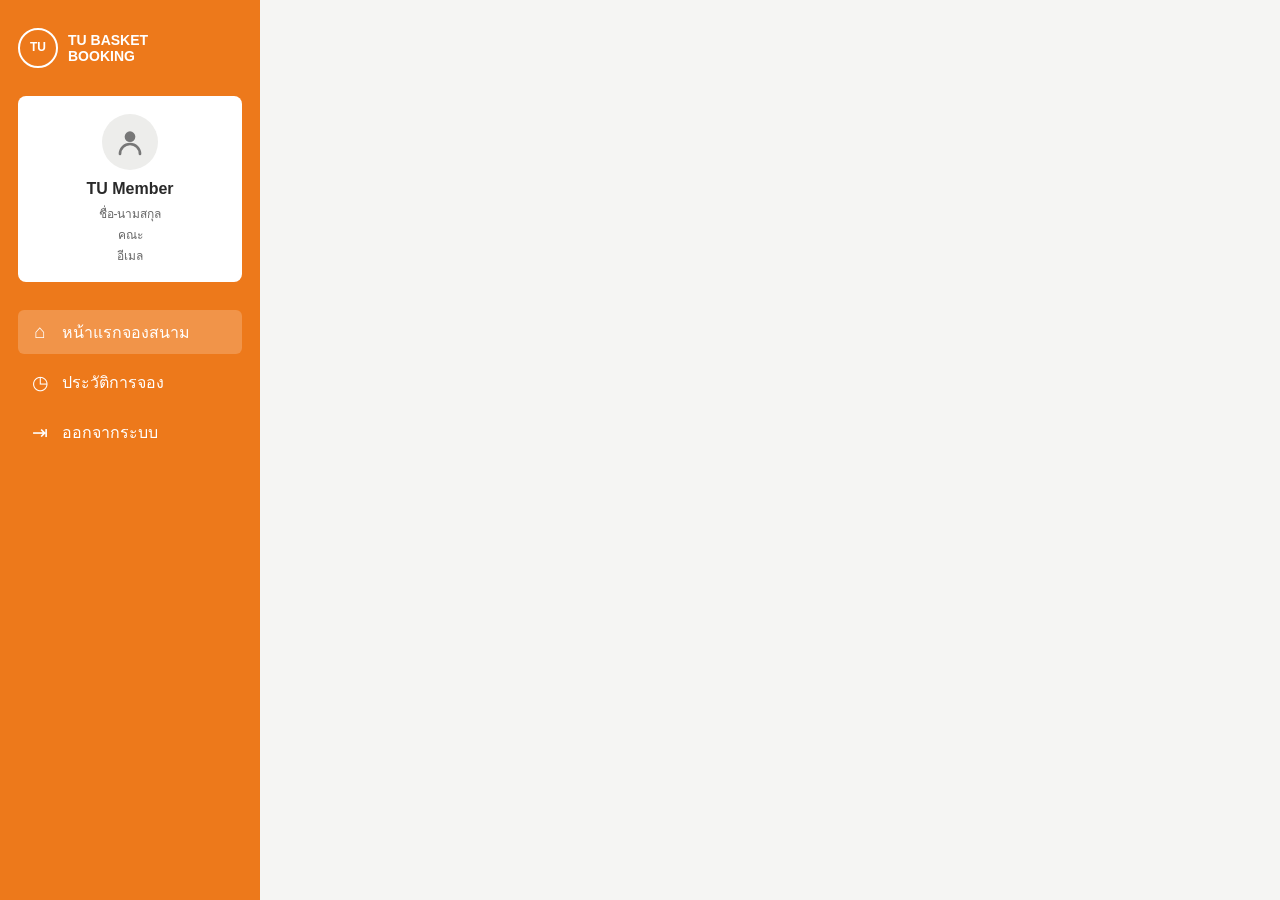
<file: index.html>
<!doctype html>
<html lang="th">

<head>
    <meta charset="utf-8">
    <meta name="viewport" content="width=device-width, initial-scale=1">
    <title>TU Basket Booking</title>
    <link rel="stylesheet" href="style.css">
</head>

<body>
    <div class="app-shell">
        <aside class="sidebar">
            <a class="sidebar-logo" href="#" aria-label="TU Basket Booking - หน้าแรก">
                <span class="sidebar-logo-mark" aria-hidden="true">TU</span>
                <span class="sidebar-logo-name">TU BASKET<br>BOOKING</span>
            </a>

            <section class="profile-card" aria-label="โปรไฟล์ผู้ใช้">
                <div class="profile-avatar" aria-hidden="true">
                    <svg viewBox="0 0 24 24" fill="none">
                        <path d="M12 12a4 4 0 1 0 0-8 4 4 0 0 0 0 8Z" fill="currentColor" />
                        <path d="M4.5 21a7.5 7.5 0 0 1 15 0" stroke="currentColor" stroke-width="2"
                            stroke-linecap="round" />
                    </svg>
                </div>
                <h2 class="profile-role">TU Member</h2>
                <p class="profile-detail" id="user-fullname">ชื่อ-นามสกุล</p>
                <p class="profile-detail" id="user-faculty">คณะ</p>
                <p class="profile-detail" id="user-email">อีเมล</p>
            </section>

            <nav class="sidebar-menu" aria-label="เมนูหลัก">
                <button class="menu-button is-active" type="button">
                    <span class="menu-icon" aria-hidden="true">⌂</span>
                    <span>หน้าแรกจองสนาม</span>
                </button>
                <button class="menu-button" type="button">
                    <span class="menu-icon" aria-hidden="true">◷</span>
                    <span>ประวัติการจอง</span>
                </button>
                <button class="menu-button" type="button">
                    <span class="menu-icon" aria-hidden="true">⇥</span>
                    <span>ออกจากระบบ</span>
                </button>
            </nav>
        </aside>
        <main class="main-content"></main>
    </div>
</body>

</html>
</file>
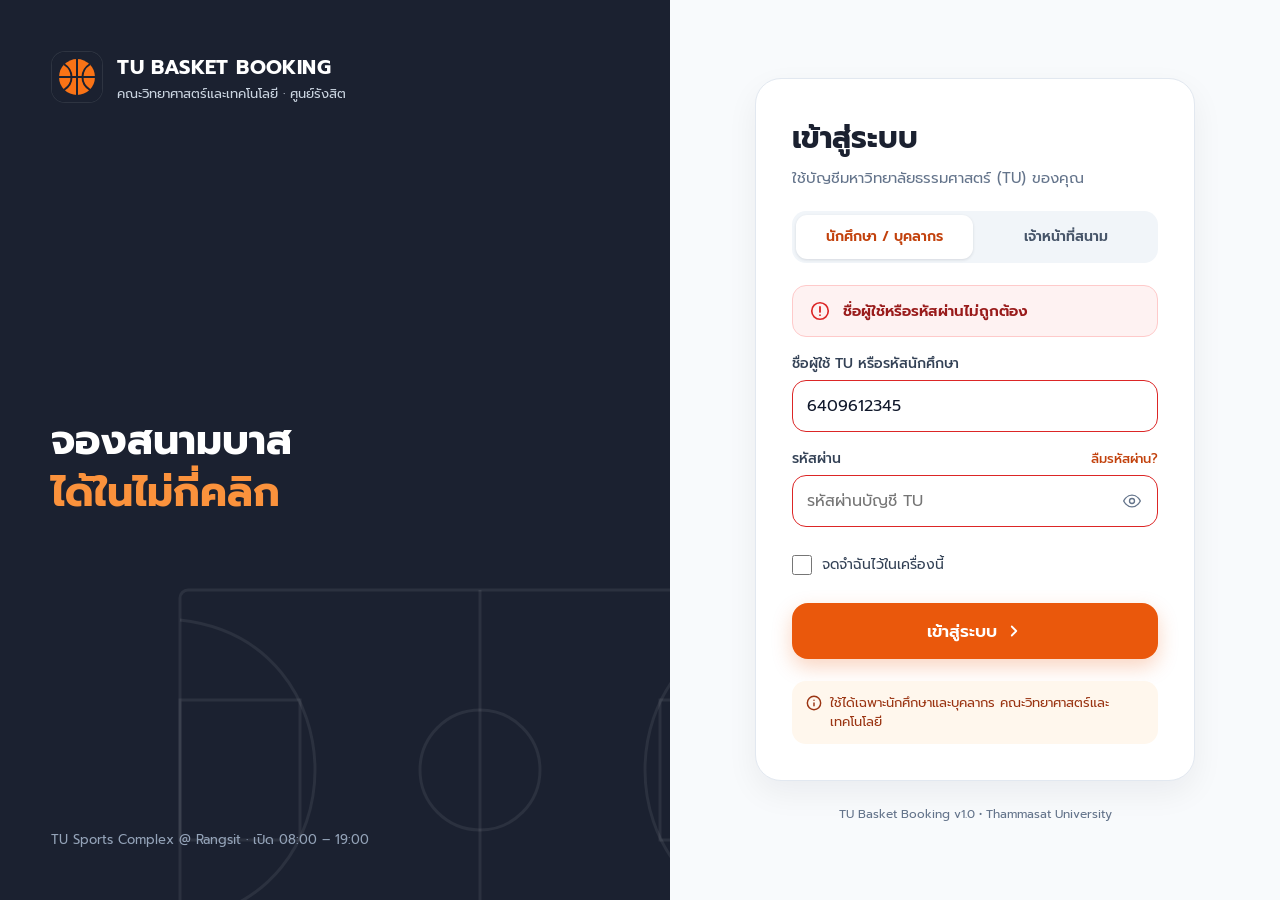
<file: html/login-error.html>
<!DOCTYPE html>
<html lang="th">
<head>
  <meta charset="UTF-8">
  <meta name="viewport" content="width=device-width, initial-scale=1.0">
  <title>เข้าสู่ระบบไม่สำเร็จ - TU BASKET BOOKING</title>
  <link rel="icon" type="image/svg+xml" href="../assets/images/favicon.svg">
  <link rel="preconnect" href="https://fonts.googleapis.com">
  <link rel="preconnect" href="https://fonts.gstatic.com" crossorigin>
  <link rel="stylesheet" href="https://fonts.googleapis.com/css2?family=Prompt:wght@400;500;600;700&display=swap">
  <link rel="stylesheet" href="../css/login-style.css">
</head>
<body>
  <div class="login-container">
    <section class="left-panel" aria-label="เกี่ยวกับระบบ">
      <svg class="court-lines" aria-hidden="true" width="620" height="380" viewBox="0 0 620 380" fill="none"><rect x="10" y="10" width="600" height="360" rx="8" /><path d="M310 10v360" /><circle cx="310" cy="190" r="60" /><rect x="10" y="120" width="120" height="140" /><rect x="490" y="120" width="120" height="140" /><path d="M10 40c180 20 180 280 0 300M610 40c-180 20-180 280 0 300" /></svg>

      <div class="brand">
        <img class="brand-mark" src="../assets/images/favicon.svg" alt="" width="52" height="52">
        <span class="brand-text">
          <span class="brand-name">TU BASKET BOOKING</span>
          <span>คณะวิทยาศาสตร์และเทคโนโลยี · ศูนย์รังสิต</span>
        </span>
      </div>

      <div class="hero-text">
        <h2>จองสนามบาส<br><span class="text-orange">ได้ในไม่กี่คลิก</span></h2>
      </div>

      <p class="footer-text">TU Sports Complex @ Rangsit · เปิด 08:00 – 19:00</p>
    </section>

    <section class="right-panel" aria-labelledby="login-title">
      <div class="login-card">
        <div class="card-heading">
          <h1 class="card-title" id="login-title">เข้าสู่ระบบ</h1>
          <p class="subtitle">ใช้บัญชีมหาวิทยาลัยธรรมศาสตร์ (TU) ของคุณ</p>
        </div>

        <div class="tabs" role="group" aria-label="เข้าใช้งานในฐานะ">
          <button class="tab active" type="button" aria-pressed="true" data-role="user">นักศึกษา / บุคลากร</button>
          <button class="tab" type="button" aria-pressed="false" data-role="staff">เจ้าหน้าที่สนาม</button>
        </div>

        <form id="loginForm" novalidate>
        <!-- Static mock-up of a failed login, from the "เข้าสู่ระบบไม่สำเร็จ" design. -->
          <div class="alert alert-danger" id="loginError" role="alert">
            <svg width="22" height="22" viewBox="0 0 24 24" fill="none" aria-hidden="true"><circle cx="12" cy="12" r="9" stroke="currentColor" stroke-width="1.8" /><path d="M12 7.5v5.5M12 16.5h.01" stroke="currentColor" stroke-width="2" stroke-linecap="round" /></svg>
            <strong id="loginErrorText">ชื่อผู้ใช้หรือรหัสผ่านไม่ถูกต้อง</strong>
          </div>

          <div class="form-group">
            <label for="username" id="usernameLabel">ชื่อผู้ใช้ TU หรือรหัสนักศึกษา</label>
            <input type="text" class="form-control has-error" placeholder="เช่น 6409xxxxxx" id="username" autocomplete="username" value="6409612345" aria-invalid="true" aria-describedby="usernameError">
            <span class="field-error" id="usernameError" hidden></span>
          </div>

          <div class="form-group">
            <div class="label-row">
              <label for="passwordField">รหัสผ่าน</label>
              <a href="#" class="forgot-link">ลืมรหัสผ่าน?</a>
            </div>
            <div class="password-input">
              <input type="password" class="form-control has-error" placeholder="รหัสผ่านบัญชี TU" id="passwordField" autocomplete="current-password" aria-invalid="true" aria-describedby="passwordError">
              <button class="toggle-password" id="togglePassword" type="button" aria-label="แสดงรหัสผ่าน">
                <svg width="20" height="20" viewBox="0 0 24 24" fill="none" aria-hidden="true"><path d="M2 12s3.6-7 10-7 10 7 10 7-3.6 7-10 7S2 12 2 12Z" stroke="currentColor" stroke-width="1.6" stroke-linejoin="round" /><circle cx="12" cy="12" r="3" stroke="currentColor" stroke-width="1.6" /></svg>
              </button>
            </div>
            <span class="field-error" id="passwordError" hidden>กรุณากรอกรหัสผ่าน</span>
          </div>

          <label class="checkbox-group">
            <input type="checkbox" id="rememberMe">
            จดจำฉันไว้ในเครื่องนี้
          </label>

          <button type="submit" class="btn-submit" id="btnLogin">
            เข้าสู่ระบบ
            <svg width="18" height="18" viewBox="0 0 16 16" fill="none" aria-hidden="true"><path d="m6 4 4 4-4 4" stroke="currentColor" stroke-width="1.6" stroke-linecap="round" stroke-linejoin="round" /></svg>
          </button>
        </form>

        <p class="warning-box">
          <svg width="16" height="16" viewBox="0 0 14 14" fill="none" aria-hidden="true"><circle cx="7" cy="7" r="5.83" stroke="currentColor" stroke-width="1.28" /><path d="M7 9.33V7M7 4.67h.01" stroke="currentColor" stroke-width="1.28" stroke-linecap="round" /></svg>
          ใช้ได้เฉพาะนักศึกษาและบุคลากร คณะวิทยาศาสตร์และเทคโนโลยี
        </p>
      </div>
      <p class="system-footer">TU Basket Booking v1.0 • Thammasat University</p>
    </section>
  </div>
  <script src="../js/api.js"></script>
  <script src="../js/login-script.js"></script>
</body>
</html>
</file>
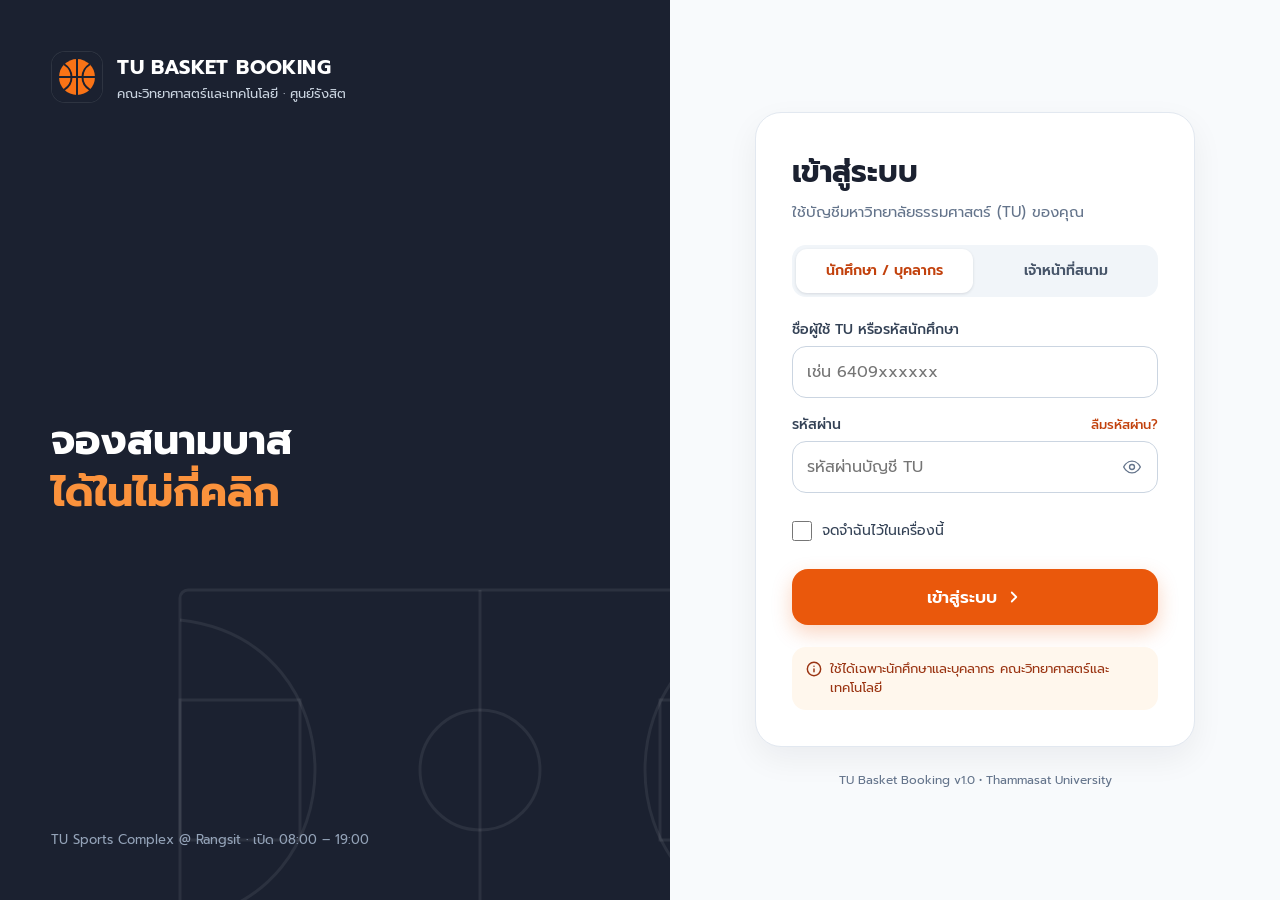
<file: html/login.html>
<!DOCTYPE html>
<html lang="th">
<head>
  <meta charset="UTF-8">
  <meta name="viewport" content="width=device-width, initial-scale=1.0">
  <title>เข้าสู่ระบบ - TU BASKET BOOKING</title>
  <link rel="icon" type="image/svg+xml" href="../assets/images/favicon.svg">
  <link rel="preconnect" href="https://fonts.googleapis.com">
  <link rel="preconnect" href="https://fonts.gstatic.com" crossorigin>
  <link rel="stylesheet" href="https://fonts.googleapis.com/css2?family=Prompt:wght@400;500;600;700&display=swap">
  <link rel="stylesheet" href="../css/login-style.css">
</head>
<body>
  <div class="login-container">
    <section class="left-panel" aria-label="เกี่ยวกับระบบ">
      <svg class="court-lines" aria-hidden="true" width="620" height="380" viewBox="0 0 620 380" fill="none"><rect x="10" y="10" width="600" height="360" rx="8" /><path d="M310 10v360" /><circle cx="310" cy="190" r="60" /><rect x="10" y="120" width="120" height="140" /><rect x="490" y="120" width="120" height="140" /><path d="M10 40c180 20 180 280 0 300M610 40c-180 20-180 280 0 300" /></svg>

      <div class="brand">
        <img class="brand-mark" src="../assets/images/favicon.svg" alt="" width="52" height="52">
        <span class="brand-text">
          <span class="brand-name">TU BASKET BOOKING</span>
          <span>คณะวิทยาศาสตร์และเทคโนโลยี · ศูนย์รังสิต</span>
        </span>
      </div>

      <div class="hero-text">
        <h2>จองสนามบาส<br><span class="text-orange">ได้ในไม่กี่คลิก</span></h2>
      </div>

      <p class="footer-text">TU Sports Complex @ Rangsit · เปิด 08:00 – 19:00</p>
    </section>

    <section class="right-panel" aria-labelledby="login-title">
      <div class="login-card">
        <div class="card-heading">
          <h1 class="card-title" id="login-title">เข้าสู่ระบบ</h1>
          <p class="subtitle">ใช้บัญชีมหาวิทยาลัยธรรมศาสตร์ (TU) ของคุณ</p>
        </div>

        <div class="tabs" role="group" aria-label="เข้าใช้งานในฐานะ">
          <button class="tab active" type="button" aria-pressed="true" data-role="user">นักศึกษา / บุคลากร</button>
          <button class="tab" type="button" aria-pressed="false" data-role="staff">เจ้าหน้าที่สนาม</button>
        </div>

        <form id="loginForm" novalidate>
          <div class="alert alert-danger" id="loginError" role="alert" hidden>
            <svg width="22" height="22" viewBox="0 0 24 24" fill="none" aria-hidden="true"><circle cx="12" cy="12" r="9" stroke="currentColor" stroke-width="1.8" /><path d="M12 7.5v5.5M12 16.5h.01" stroke="currentColor" stroke-width="2" stroke-linecap="round" /></svg>
            <strong id="loginErrorText">ชื่อผู้ใช้หรือรหัสผ่านไม่ถูกต้อง</strong>
          </div>

          <div class="form-group">
            <label for="username" id="usernameLabel">ชื่อผู้ใช้ TU หรือรหัสนักศึกษา</label>
            <input type="text" class="form-control" placeholder="เช่น 6409xxxxxx" id="username" autocomplete="username" aria-describedby="usernameError">
            <span class="field-error" id="usernameError" hidden></span>
          </div>

          <div class="form-group">
            <div class="label-row">
              <label for="passwordField">รหัสผ่าน</label>
              <a href="#" class="forgot-link">ลืมรหัสผ่าน?</a>
            </div>
            <div class="password-input">
              <input type="password" class="form-control" placeholder="รหัสผ่านบัญชี TU" id="passwordField" autocomplete="current-password" aria-describedby="passwordError">
              <button class="toggle-password" id="togglePassword" type="button" aria-label="แสดงรหัสผ่าน">
                <svg width="20" height="20" viewBox="0 0 24 24" fill="none" aria-hidden="true"><path d="M2 12s3.6-7 10-7 10 7 10 7-3.6 7-10 7S2 12 2 12Z" stroke="currentColor" stroke-width="1.6" stroke-linejoin="round" /><circle cx="12" cy="12" r="3" stroke="currentColor" stroke-width="1.6" /></svg>
              </button>
            </div>
            <span class="field-error" id="passwordError" hidden>กรุณากรอกรหัสผ่าน</span>
          </div>

          <label class="checkbox-group">
            <input type="checkbox" id="rememberMe">
            จดจำฉันไว้ในเครื่องนี้
          </label>

          <button type="submit" class="btn-submit" id="btnLogin">
            เข้าสู่ระบบ
            <svg width="18" height="18" viewBox="0 0 16 16" fill="none" aria-hidden="true"><path d="m6 4 4 4-4 4" stroke="currentColor" stroke-width="1.6" stroke-linecap="round" stroke-linejoin="round" /></svg>
          </button>
        </form>

        <p class="warning-box">
          <svg width="16" height="16" viewBox="0 0 14 14" fill="none" aria-hidden="true"><circle cx="7" cy="7" r="5.83" stroke="currentColor" stroke-width="1.28" /><path d="M7 9.33V7M7 4.67h.01" stroke="currentColor" stroke-width="1.28" stroke-linecap="round" /></svg>
          ใช้ได้เฉพาะนักศึกษาและบุคลากร คณะวิทยาศาสตร์และเทคโนโลยี
        </p>
      </div>
      <p class="system-footer">TU Basket Booking v1.0 • Thammasat University</p>
    </section>
  </div>
  <script src="../js/api.js"></script>
  <script src="../js/login-script.js"></script>
</body>
</html>
</file>
<file: style.css>
:root {
    color-scheme: light;
    font-family: sans-serif;
    --tu-orange: #ed791b;
    --page-background: #f5f5f3;
}

* {
    box-sizing: border-box;
}

body {
    min-height: 100vh;
    margin: 0;
    background: var(--page-background);
    font-family: sans-serif;
}

.app-shell {
    display: grid;
    grid-template-columns: 260px minmax(0, 1fr);
    min-height: 100vh;
}

.sidebar {
    display: flex;
    flex-direction: column;
    gap: 28px;
    min-height: 100vh;
    padding: 28px 18px;
    background: var(--tu-orange);
    color: #fff;
}

.sidebar-logo {
    display: flex;
    align-items: center;
    gap: 10px;
    color: inherit;
    font-size: 14px;
    font-weight: 700;
    line-height: 1.15;
    text-decoration: none;
}

.sidebar-logo-mark {
    display: grid;
    width: 40px;
    aspect-ratio: 1;
    place-items: center;
    border: 2px solid currentColor;
    border-radius: 50%;
    font-size: 12px;
}

.profile-card {
    padding: 18px 14px;
    border-radius: 8px;
    background: #fff;
    color: #292929;
    text-align: center;
}

.profile-avatar {
    display: grid;
    width: 56px;
    aspect-ratio: 1;
    margin: 0 auto 10px;
    place-items: center;
    border-radius: 50%;
    background: #ededeb;
    color: #777;
}

.profile-avatar svg {
    width: 32px;
    height: 32px;
}

.profile-role {
    margin: 0 0 8px;
    font-size: 16px;
}

.profile-detail {
    margin: 4px 0 0;
    overflow-wrap: anywhere;
    color: #666;
    font-size: 12px;
    line-height: 1.4;
}

.sidebar-menu {
    display: grid;
    gap: 6px;
}

.menu-button {
    display: flex;
    align-items: center;
    gap: 12px;
    min-height: 44px;
    padding: 0 12px;
    border: 0;
    border-radius: 6px;
    background: transparent;
    color: inherit;
    font: inherit;
    text-align: left;
    cursor: pointer;
}

.menu-button:hover,
.menu-button.is-active {
    background: rgb(255 255 255 / 20%);
}

.menu-icon {
    display: grid;
    width: 20px;
    flex: 0 0 20px;
    place-items: center;
    font-size: 19px;
}

.main-content {
    min-width: 0;
    background: var(--page-background);
}
</file>
<file: css/login-style.css>
/* Login page, from the "เข้าสู่ระบบ" design: a dark panel with the brand and headline at
   the left, the login card on the right. The panels stack on narrow screens. */

:root {
    --accent: #ea580c;
    --accent-strong: #c2410c;
    --ink: #0f172a;
    --ink-heading: #1b2130;
    --text: #334155;
    --text-muted: #64748b;
    --line: #e2e8f0;
    --line-strong: #cbd5e1;
}

* {
    box-sizing: border-box;
}

[hidden] {
    display: none !important;
}

body {
    margin: 0;
    background: #f8fafc;
    color: var(--ink);
    font-family: "Prompt", system-ui, sans-serif;
}

a {
    color: var(--accent-strong);
    text-decoration: none;
}

a:hover {
    color: #9a3412;
}

button,
input {
    font-family: inherit;
}

button {
    cursor: pointer;
}

button:focus-visible,
a:focus-visible {
    outline: 3px solid #fdba74;
    outline-offset: 2px;
}

.login-container {
    display: flex;
    min-height: 100vh;
    flex-wrap: wrap;
}

/* Left: dark panel */

.left-panel {
    position: relative;
    display: flex;
    min-width: 0;
    flex: 1 1 480px;
    flex-direction: column;
    justify-content: space-between;
    gap: 32px;
    overflow: hidden;
    padding: clamp(24px, 4vw, 56px);
    background: var(--ink-heading);
    color: #cbd5e1;
}

.court-lines {
    position: absolute;
    right: -120px;
    bottom: -60px;
    stroke: #fff;
    stroke-opacity: 0.07;
    stroke-width: 3;
}

.brand {
    position: relative;
    display: flex;
    align-items: center;
    gap: 14px;
}

.brand-mark {
    display: flex;
    width: 52px;
    height: 52px;
    flex: 0 0 auto;
    align-items: center;
    justify-content: center;
    border: 1px solid rgb(255 255 255 / 12%);
    border-radius: 14px;
    background: #111827;
}

.brand-text {
    display: flex;
    flex-direction: column;
    gap: 2px;
    font-size: 13px;
}

.brand-name {
    color: #fff;
    font-size: 20px;
    font-weight: 700;
    letter-spacing: 0.02em;
}

.hero-text {
    position: relative;
    display: flex;
    max-width: 520px;
    flex-direction: column;
    gap: 22px;
}

.hero-text h2 {
    margin: 0;
    color: #fff;
    font-size: clamp(28px, 3.2vw, 44px);
    font-weight: 700;
    line-height: 1.25;
}

.text-orange {
    color: #fb923c;
}

.footer-text {
    position: relative;
    margin: 0;
    color: #94a3b8;
    font-size: 13px;
}

/* Right: login card */

.right-panel {
    display: flex;
    min-width: 0;
    flex: 1 1 420px;
    flex-direction: column;
    align-items: center;
    justify-content: center;
    gap: 24px;
    padding: clamp(24px, 4vw, 56px) 16px;
}

.login-card {
    display: flex;
    width: 100%;
    max-width: 440px;
    flex-direction: column;
    gap: 22px;
    padding: clamp(22px, 3vw, 36px);
    border: 1px solid var(--line);
    border-radius: 26px;
    background: #fff;
    box-shadow: 0 12px 32px rgb(15 23 42 / 6%);
}

.card-heading {
    display: flex;
    flex-direction: column;
    gap: 6px;
}

.card-title {
    margin: 0;
    color: var(--ink-heading);
    font-size: 30px;
    font-weight: 700;
}

.subtitle {
    margin: 0;
    color: var(--text-muted);
    font-size: 15px;
}

.tabs {
    display: grid;
    grid-template-columns: 1fr 1fr;
    gap: 4px;
    padding: 4px;
    border-radius: 14px;
    background: #f1f5f9;
}

.tab {
    min-height: 44px;
    border: 0;
    border-radius: 11px;
    background: transparent;
    color: #475569;
    font-size: 14px;
    font-weight: 600;
}

.tab.active {
    background: #fff;
    box-shadow: 0 1px 3px rgb(15 23 42 / 12%);
    color: var(--accent-strong);
}

#loginForm {
    display: flex;
    flex-direction: column;
    gap: 16px;
}

.alert {
    display: flex;
    align-items: center;
    gap: 12px;
    padding: 14px 16px;
    border: 1px solid #fecaca;
    border-radius: 14px;
    background: #fef2f2;
    color: #991b1b;
}

.alert svg {
    flex: 0 0 auto;
    color: #dc2626;
}

.alert strong {
    font-size: 15px;
    font-weight: 600;
}

.form-group {
    display: flex;
    flex-direction: column;
    gap: 6px;
}

.form-group label {
    color: var(--text);
    font-size: 14px;
    font-weight: 500;
}

.label-row {
    display: flex;
    align-items: baseline;
    justify-content: space-between;
    gap: 12px;
}

.forgot-link {
    font-size: 13px;
    font-weight: 500;
}

.form-control {
    width: 100%;
    height: 52px;
    padding: 0 14px;
    border: 1px solid var(--line-strong);
    border-radius: 14px;
    background: #fff;
    color: var(--ink);
    font-size: 16px;
}

.form-control:focus {
    border-color: #f97316;
    outline: 3px solid #fed7aa;
    outline-offset: 0;
}

.form-control.has-error {
    border-color: #dc2626;
}

.field-error {
    color: #b91c1c;
    font-size: 13px;
}

.password-input {
    position: relative;
}

.password-input .form-control {
    padding-right: 52px;
}

.toggle-password {
    position: absolute;
    top: 4px;
    right: 4px;
    display: flex;
    width: 44px;
    height: 44px;
    align-items: center;
    justify-content: center;
    border: 0;
    border-radius: 10px;
    background: transparent;
    color: var(--text-muted);
}

.toggle-password.is-shown {
    color: var(--accent-strong);
}

.checkbox-group {
    display: flex;
    min-height: 44px;
    align-items: center;
    gap: 10px;
    color: var(--text);
    font-size: 14px;
    cursor: pointer;
}

.checkbox-group input {
    width: 20px;
    height: 20px;
    margin: 0;
    accent-color: var(--accent);
}

.btn-submit {
    display: flex;
    min-height: 56px;
    align-items: center;
    justify-content: center;
    gap: 8px;
    border: 0;
    border-radius: 16px;
    background: var(--accent);
    box-shadow: 0 8px 20px rgb(234 88 12 / 25%);
    color: #fff;
    font-size: 17px;
    font-weight: 600;
}

.btn-submit:hover:not(:disabled) {
    background: var(--accent-strong);
}

.btn-submit:disabled {
    opacity: 0.6;
    cursor: wait;
}

.warning-box {
    display: flex;
    align-items: flex-start;
    gap: 8px;
    margin: 0;
    padding: 12px 14px;
    border-radius: 14px;
    background: #fff7ed;
    color: #9a3412;
    font-size: 13px;
    line-height: 1.5;
}

.warning-box svg {
    flex: 0 0 auto;
    margin-top: 2px;
}

.system-footer {
    margin: 0;
    color: var(--text-muted);
    font-size: 12px;
    text-align: center;
}
</file>
